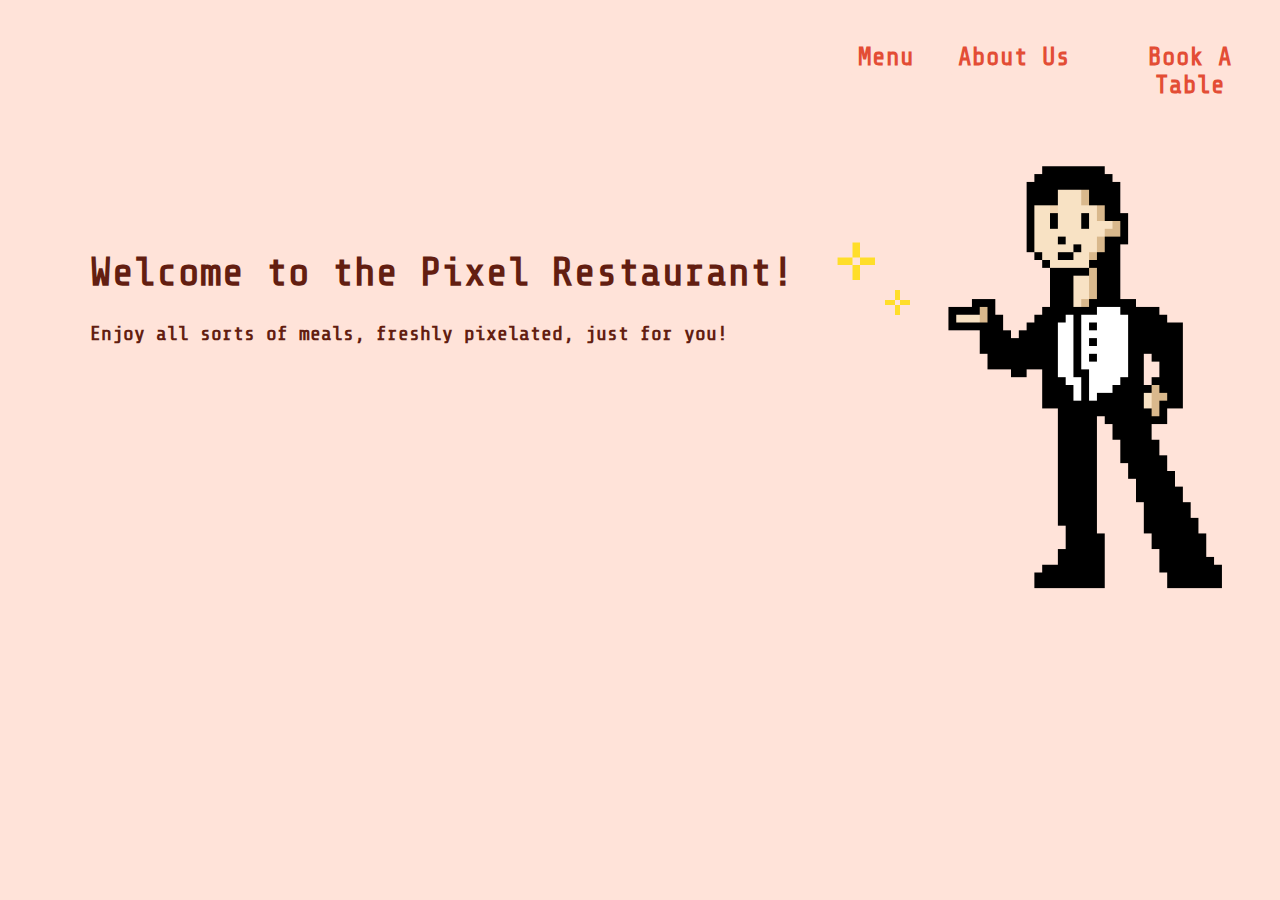
<file: index.html>
<!DOCTYPE html>
<html lang="en">
  <head>
    <meta charset="UTF-8" />
    <meta http-equiv="X-UA-Compatible" content="IE=edge" />
    <meta name="viewport" content="width=device-width, initial-scale=1.0" />
    <link rel="stylesheet" href="index.css" />
    <title>Pixel Restaurant</title>
    <link rel="preconnect" href="https://fonts.googleapis.com" />
    <link rel="preconnect" href="https://fonts.gstatic.com" crossorigin />
    <link
      href="https://fonts.googleapis.com/css2?family=Share+Tech+Mono&display=swap"
      rel="stylesheet"
    />
  </head>
  <body>
    <div id="mainPage">
      <div id="welcome">
        <h1>Welcome to the Pixel Restaurant!</h1>
        <p>Enjoy all sorts of meals, freshly pixelated, just for you!</p>
      </div>
      <div id="navigation">
        <a href="menu.html"> <button id="menu" class="nav-btn">Menu</button></a>
        <a href="about.html">
          <button id="about" class="nav-btn">About Us</button></a
        >
        <a href="book.html">
          <button id="book" class="nav-btn">Book A Table</button>
        </a>
      </div>
      <img id="sparkle" src="sparkle.png" width="60px" />
      <img id="sparkle2" src="sparkle.png" width="40px" />
      <img id="main-image" src="me.png" width="500px;" />
    </div>
  </body>
</html>
</file>
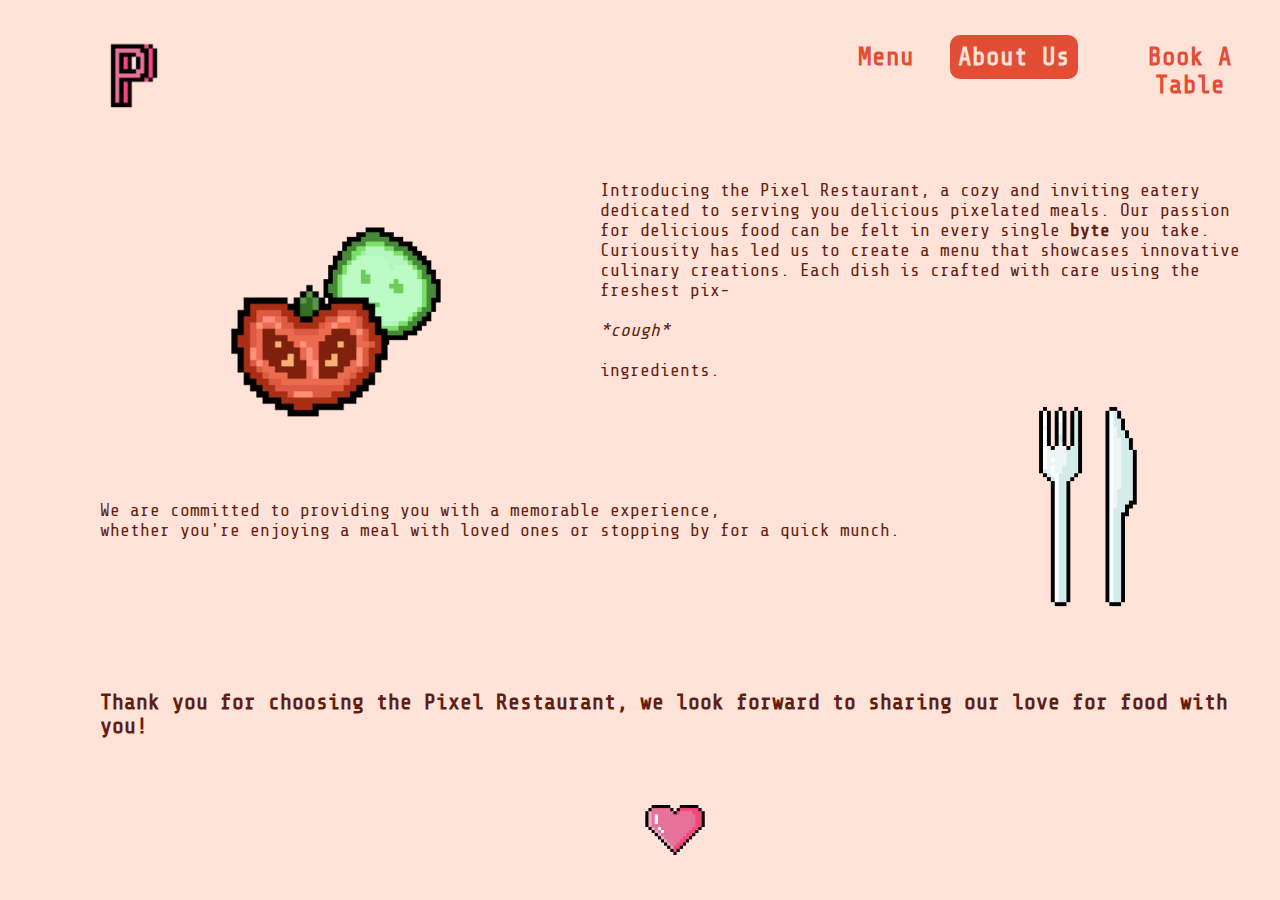
<file: about.html>
<!DOCTYPE html>
<html lang="en">
  <head>
    <meta charset="UTF-8" />
    <meta http-equiv="X-UA-Compatible" content="IE=edge" />
    <meta name="viewport" content="width=device-width, initial-scale=1.0" />
    <link rel="stylesheet" href="about.css" />
    <title>Pixel Restaurant</title>
    <link rel="preconnect" href="https://fonts.googleapis.com" />
    <link rel="preconnect" href="https://fonts.gstatic.com" crossorigin />
    <link
      href="https://fonts.googleapis.com/css2?family=Share+Tech+Mono&display=swap"
      rel="stylesheet"
    />
  </head>
  <body>  
    <div id="mainPage">
      <a href="index.html">
        <button id="logo" ><img src="logo.png" width="100px"></button>
       </a>
      <div id="navigation">
        <a
          href="menu.html"
        >
          <button id="menu" class="nav-btn">Menu</button></a
        >
        <a
          href="about.html"
        >
          <button id="about" class="nav-btn">About Us</button></a
        >
        <a
          href="book.html"
        >
          <button id="book" class="nav-btn">Book A Table</button>
        </a>
      </div>
      <p id="p1">
        Introducing the Pixel Restaurant, a cozy and inviting eatery <br>dedicated
        to serving you delicious pixelated meals. 
        Our passion <br>for delicious food can be felt in every single <b>byte</b> you
        take. <br>Curiousity has led us to create a menu
        that showcases innovative <br> culinary creations. Each dish is crafted with
        care using the freshest pix- <br /><br><i>*cough*</i> <br><br />ingredients. 
        <p id="p2">We are committed to providing you with a memorable experience, <br> whether you're
          enjoying a meal with 
          loved ones or stopping by for a quick munch.<br />
        </p>
       <p id="p3">
        <b>Thank you for choosing the Pixel Restaurant, we look forward to sharing
          our love for food with you!</b>
       </p> 
      </p>
      <div id="cucumber"> <img src="cucumber.png" width="300px"></div>
      <div id="tomato"> <img src="tomatop.png" width="400px"></div>
     <div id="utensils"> <img src="utensils.png" width="250px" ></div> 
      <img id="heart" src="guli.png"  width="100px" >
    </div>
  </body>
</html>
</file>
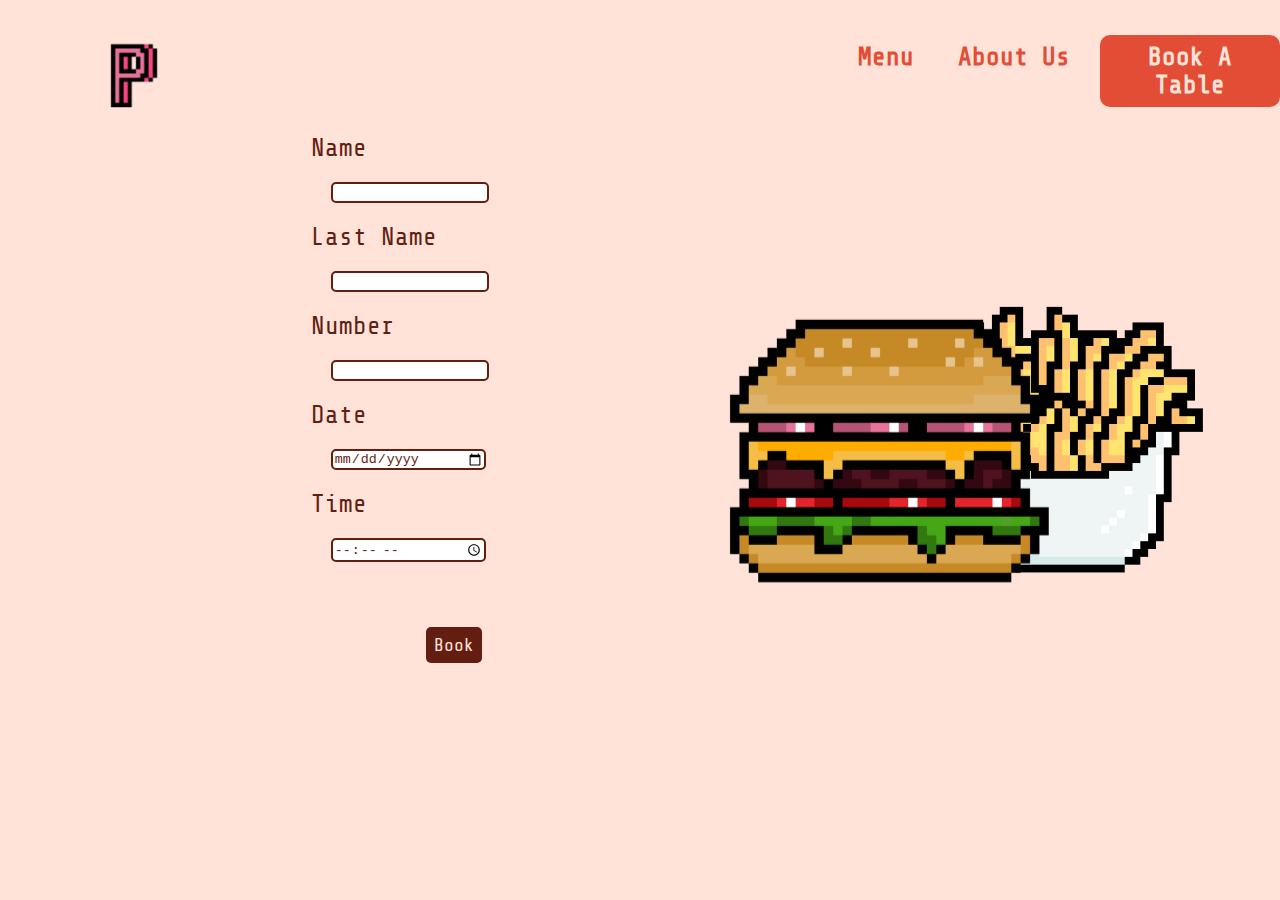
<file: book.html>
<!DOCTYPE html>
<html lang="en">
  <head>
    <meta charset="UTF-8" />
    <meta http-equiv="X-UA-Compatible" content="IE=edge" />
    <meta name="viewport" content="width=device-width, initial-scale=1.0" />
    <link rel="stylesheet" href="book.css" />
    <title>Pixel Restaurant</title>
    <link rel="preconnect" href="https://fonts.googleapis.com" />
    <link rel="preconnect" href="https://fonts.gstatic.com" crossorigin />
    <link
      href="https://fonts.googleapis.com/css2?family=Share+Tech+Mono&display=swap"
      rel="stylesheet"
    />
  </head>
  <body>
    <div id="mainPage">
      <a href="index.html">
        <button id="logo" ><img src="logo.png" width="100px"></button>
       </a>
      <div id="navigation">
        <a
          href="menu.html"
        >
          <button id="menu" class="nav-btn">Menu</button></a
        >
        <a
          href="about.html"
        >
          <button id="about" class="nav-btn">About Us</button></a
        >
        <a
          href="book.html"
        >
          <button id="book" class="nav-btn">Book A Table</button>
        </a>
      </div>
    <form id="book-form">
      <fieldset>
        <ul>
          <li>
            <label for="name">Name</label>
            <input type="text" id="customerName">
          </li>
          <li> 
            <label for="last-name">Last Name</label>
            <input type="text" id="customerLastname">
          </li>
          <li>
            <label for="number">Number</label>
            <input type="text" id="customerNumber">
          </li>
          <li>
            <label for="date">Date</label>
            <input type="date" id="customerDate">
          </li>
          <li>
            <label for="time">Time</label>
            <input type="time" id="customerTime">
          </li>
          <li>
            <button type = "button" id="submit">Book</button>
          </li>
        </ul>
      </fieldset>
    </form>
    <div id="popup"></div>
    <img id="fries-book" src="fries.png" width="500px">
    <img id="burger-book" src="burgir.png" width="600px">
  </body>
  <script src="book.js"></script>
</html>
</file>
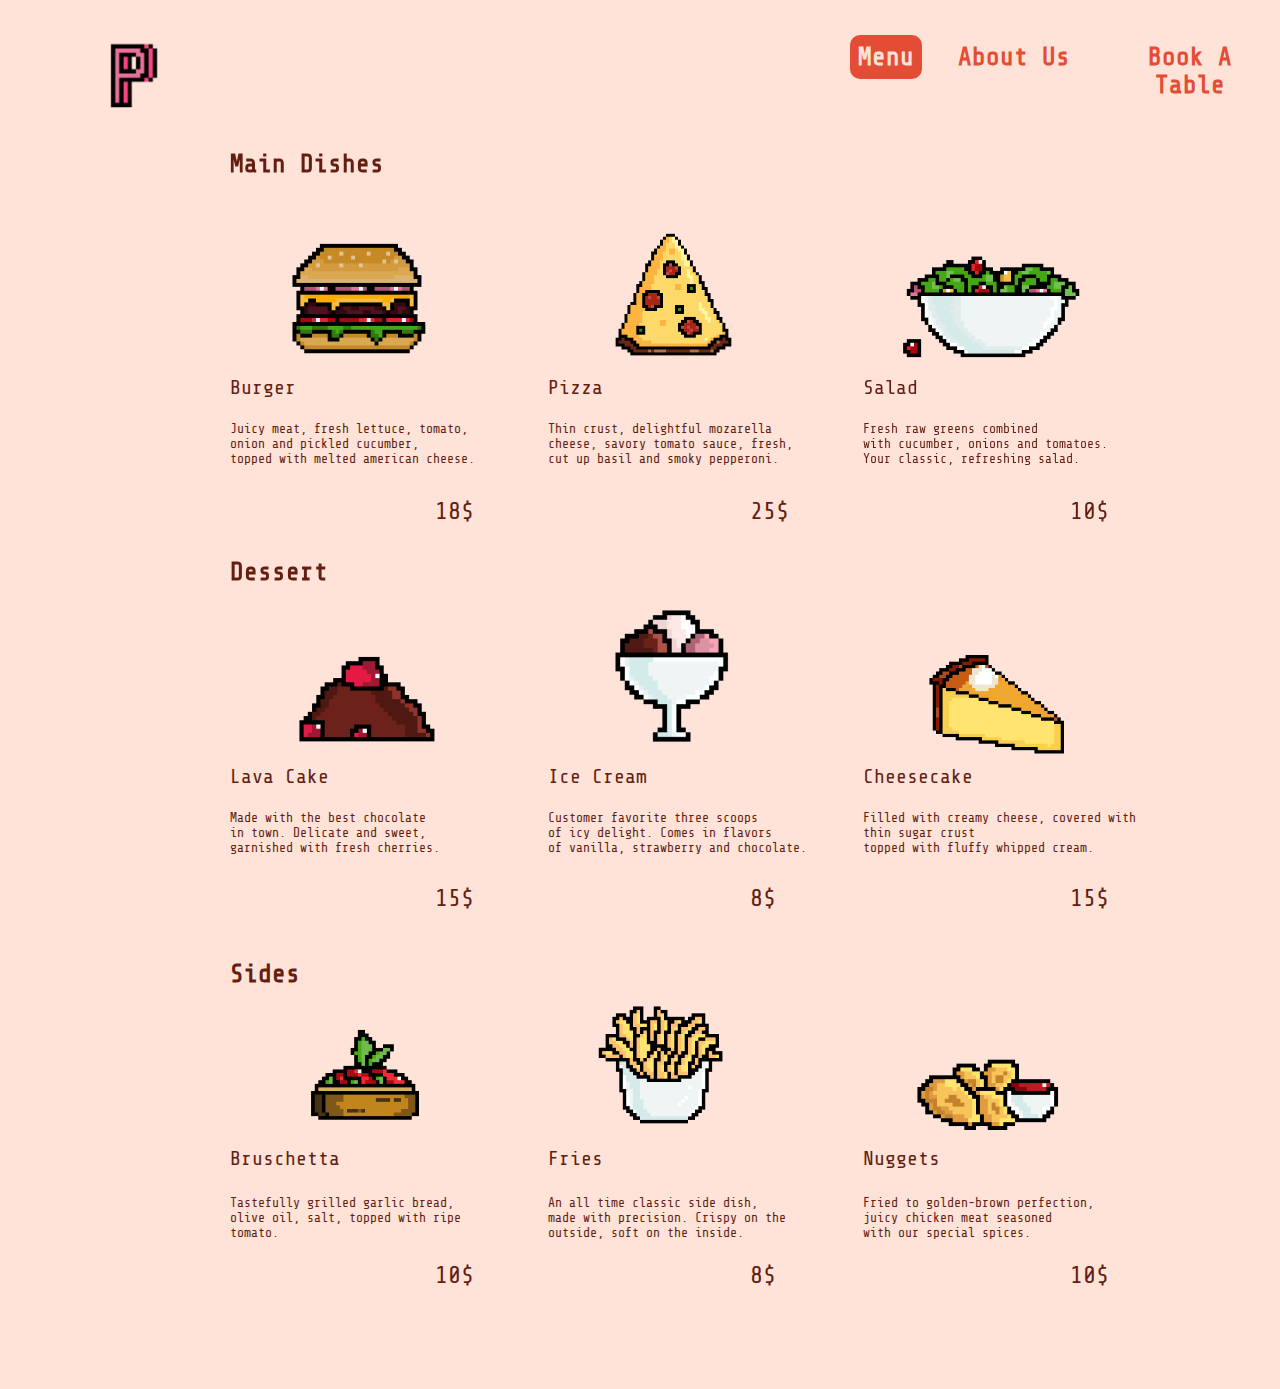
<file: menu.html>
<!DOCTYPE html>
<html lang="en">
  <head>
    <meta charset="UTF-8" />
    <meta http-equiv="X-UA-Compatible" content="IE=edge" />
    <meta name="viewport" content="width=device-width, initial-scale=1.0" />
    <link rel="stylesheet" href="menu.css" />
    <title>Pixel Restaurant</title>
    <link rel="preconnect" href="https://fonts.googleapis.com" />
    <link rel="preconnect" href="https://fonts.gstatic.com" crossorigin />
    <link
      href="https://fonts.googleapis.com/css2?family=Share+Tech+Mono&display=swap"
      rel="stylesheet"
    />
  </head>
  <body>
    <div id="mainPage">
      <a href="index.html">
        <button id="logo" ><img src="logo.png" width="100px"></button>
       </a>
      <div id="navigation">
        <a
          href="menu.html"
        >
          <button id="menu" class="nav-btn">Menu</button></a
        >
        <a
          href="about.html"
        >
          <button id="about" class="nav-btn">About Us</button></a
        >
        <a
          href="book.html?"
        >
          <button id="book" class="nav-btn">Book A Table</button>
        </a>
      </div>
      <div id="menu-main">
        <p id="main">Main Dishes</p>
        </p>
        <img id="burger" src="burgir.png" width="250px" />
        <p id="burger-name">Burger</p>
        <p id="burger-text">
          Juicy meat, fresh lettuce, tomato, <br> onion and pickled cucumber,
          <br />
          topped with melted american cheese.
          </p>
          <p id="burger-price">18$</p>
        <img id="pizza" src="pizza.png" width="190px" />
        <p id="pizza-name">Pizza</p>
        <p id="pizza-text">
          Thin crust, delightful mozarella <br> cheese, 
          savory tomato sauce, fresh, <br> cut up basil and smoky pepperoni.
        </p>
        <p id="pizza-price">25$</p>
        <img id="salad" src="salad.png" width="230px" />
        <p id="salad-name">Salad</p>
        <p id="salad-text">Fresh raw greens combined <br> with cucumber, onions and tomatoes. <br> Your classic, refreshing salad. </p>
        <p id="salad-price">10$</p>
      </div>
      <div id="menu-dessert">
        <p id="dessert">Dessert</p>
        <img id="lavacake" src="lavacake.png" width="270px" />
        <p id="cake-name">Lava Cake</p>
        <p id="cake-text">
          Made with the best chocolate <br> in town. 
          Delicate and sweet, <br> garnished with fresh cherries.
        </p>
        <p id="cake-price">15$</p>
        <img id="icecream" src="icecream.png" width="300px" />
        <p id="cream-name">Ice Cream</p>
        <p id="cream-text">Customer favorite three scoops <br> 
        of icy delight. Comes in flavors <br> of vanilla,
      strawberry and chocolate.</p>
      <p id="cream-price">8$</p>
        <img id="cheesecake" src="cheesecake.png" width="210px" />
        <p id="cheesecake-name">Cheesecake</p>
        <p id="cheesecake-text">Filled with creamy cheese, covered with <br>thin sugar crust <br>topped with fluffy whipped cream. </p>
        <p id="cheesecake-price">15$</p>
      </div>
      <div id="menu-sides">
        <p id="sides">Sides</p>
        <img id="bruschetta" src="bruschetta.png" width="230px" />
        <p id="bruschetta-name">Bruschetta</p>
        <p id="bruschetta-text">
          Tastefully grilled garlic bread, <br>
          olive oil, salt, topped with ripe <br>
          tomato.
        </p>
        <p id="bruschetta-price">10$</p>
        <img id="fries" src="fries.png" width="220px" />
        <p id="fries-name">Fries</p>
        <p id="fries-text">An all time classic side dish, <br>
        made with precision. Crispy on the <br>outside,
      soft on the inside.</p>
              <p id="fries-price">8$</p>
        <img id="nuggets" src="nuggets.png" width="250px" />
        <p id="nuggets-name">Nuggets</p>
        <p id="nuggets-text">Fried to golden-brown perfection,<br>juicy chicken meat seasoned <br>with our special spices. </p>
                      <p id="nuggets-price">10$</p>
      </div>
    </div>
  </body>
</html>
</file>
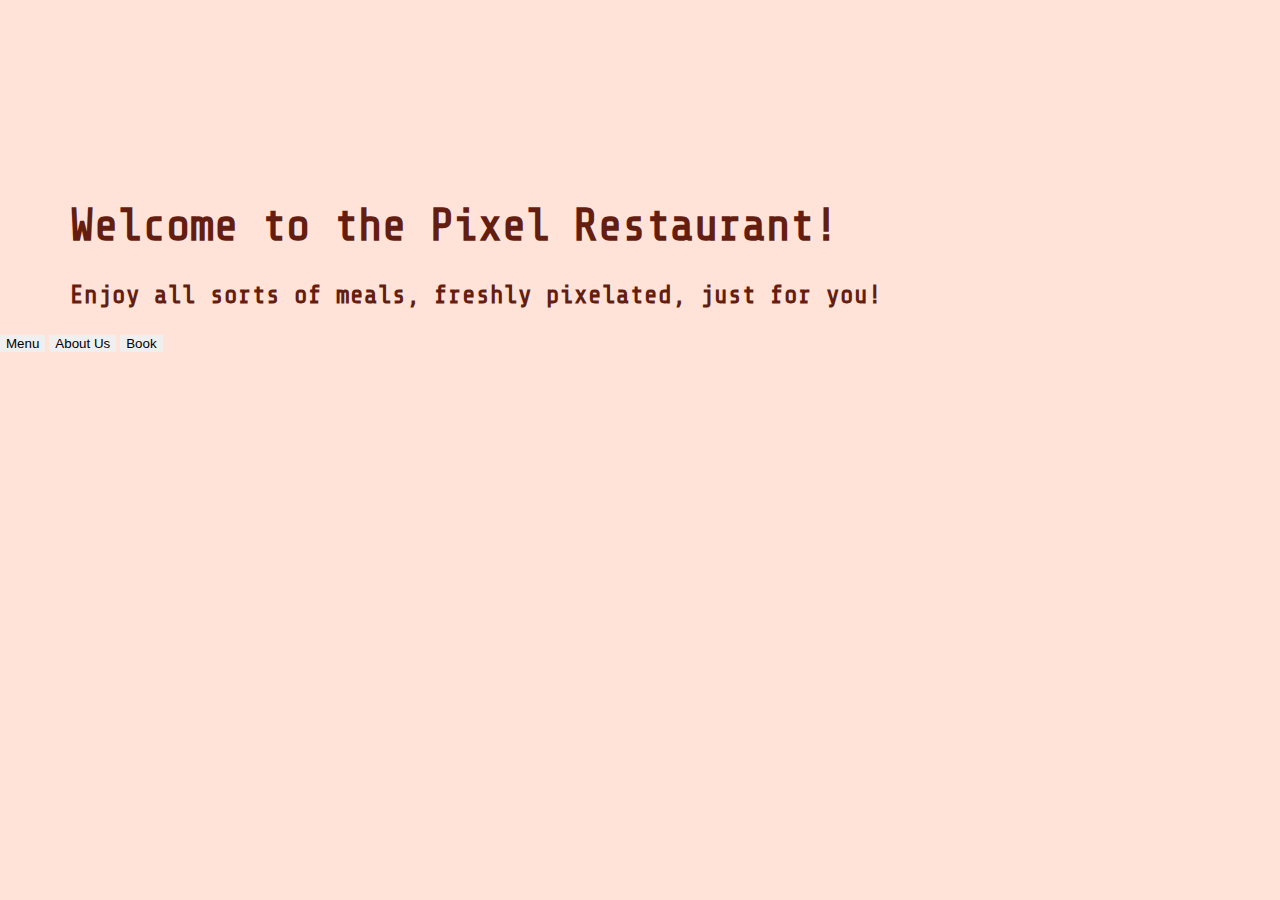
<file: restaurant.html>
<!DOCTYPE html>
<html lang="en">
  <head>
    <meta charset="UTF-8" />
    <meta http-equiv="X-UA-Compatible" content="IE=edge" />
    <meta name="viewport" content="width=device-width, initial-scale=1.0" />
    <link rel="stylesheet" href="restaurant.css" />
    <title>Pixel Restaurant</title>
    <link rel="preconnect" href="https://fonts.googleapis.com" />
    <link rel="preconnect" href="https://fonts.gstatic.com" crossorigin />
    <link
      href="https://fonts.googleapis.com/css2?family=Share+Tech+Mono&display=swap"
      rel="stylesheet"
    />
  </head>
  <body>
    <div id="mainPage">
      <div id="welcome">
        <h1>Welcome to the Pixel Restaurant!</h1>
        <p>Enjoy all sorts of meals, freshly pixelated, just for you!</p>
      </div>
      <div id="navigation">
        <button id="menu" class="nav-btn">Menu</button>
        <button id="about" class="nav-btn">About Us</button>
        <button id="book" class="nav-btn">Book</button>
      </div>
    </div>
  </body>
</html>
</file>
<file: index.css>
body {
  margin-top: 0px;
  margin-left: 0px;
}

#mainPage {
  background-color: #ffe3d9;
  position: absolute;
  height: 100%;
  width: 100%;
}

#welcome {
  color: #631e11;
  font-family: "Share Tech Mono", monospace;
  font-weight: bold;
  margin-left: 90px;
  margin-top: 250px;
}

h1 {
  font-size: 40px;
}

p {
  font-size: 20px;
}

#navigation {
  margin-top: -330px;
}

.nav-btn {
  border: none;
  position: fixed;
  font-size: 25px;
  font-family: "Share Tech Mono", monospace;
  font-weight: bolder;
  background-color: #ffe3d9;
  color: #e34d35;
  border-radius: 10px;
  padding: 8px;
}

.nav-btn:hover {
  cursor: pointer;
  background-color: #e34d35;
  color: #ffe3d9;
}

#menu {
  margin-left: 850px;
}

#about {
  margin-left: 950px;
}

#book {
  margin-left: 1100px;
}

#main-image {
  margin-left: 800px;
  margin-top: 100px;
  position: absolute;
}

#sparkle {
  margin-left: 830px;
  margin-top: 200px;
  position: absolute;
  animation-name: sparkleOne;
  animation-duration: 0.5s;
  animation-iteration-count: infinite;
  animation-direction: alternate;
}

#sparkle2 {
  margin-left: 880px;
  margin-top: 250px;
  position: absolute;
  animation-name: sparkleTwo;
  animation-duration: 0.5s;
  animation-iteration-count: infinite;
  animation-direction: alternate;
}

@keyframes sparkleOne {
  from {
    margin-top: 200px;
  }

  to {
    margin-top: 210px;
  }
}

@keyframes sparkleTwo {
  from {
    margin-top: 260px;
  }

  to {
    margin-top: 250px;
  }
}
</file>
<file: about.css>
body {
  margin-top: 0px;
  margin-left: 0px;
  background-color: #ffe3d9;
}

#mainPage {
  background-color: #ffe3d9;
  position: absolute;
  height: 100%;
  width: 100%;
}

#navigation {
  margin-top: 35px;
}

.nav-btn {
  border: none;
  position: fixed;
  font-size: 25px;
  font-family: "Share Tech Mono", monospace;
  font-weight: bolder;
  background-color: #ffe3d9;
  color: #e34d35;
  border-radius: 10px;
  padding: 8px;
}

.nav-btn:hover {
  cursor: pointer;
  background-color: #e34d35;
  color: #ffe3d9;
}

#menu {
  margin-left: 850px;
}

#about {
  margin-left: 950px;
  background-color: #e34d35;
  color: #ffe3d9;
}

#book {
  margin-left: 1100px;
}

p {
  font-family: "Share Tech Mono", monospace;
  color: #631e11;
  font-size: 18px;
}

#p1 {
  margin-left: 600px;
  margin-top: 180px;
  animation-name: slideOne;
  animation-duration: 1.5s;
}

@keyframes slideOne {
  from {
    margin-top: 100%;
  }

  to {
    margin-top: 180px;
  }
}

#p2 {
  margin-left: 100px;
  margin-top: 120px;
  animation-name: slideTwo;
  animation-duration: 1.5s;
}

@keyframes slideTwo {
  from {
    margin-top: 100%;
  }

  to {
    margin-top: 120px;
  }
}

#p3 {
  margin-left: 100px;
  margin-top: 150px;
  padding-bottom: 150px;
  font-size: 22px;
}

@keyframes bounce {
  from {
    margin-top: -540px;
  }

  to {
    margin-top: -520px;
  }
}

#heart {
  margin-top: -130px;
  margin-left: 625px;
  position: absolute;
}

#logo {
  background-color: transparent;
  border: none;
  margin-top: 35px;
  margin-left: 80px;
  position: fixed;
}

#logo:hover {
  cursor: pointer;
}

#utensils {
  margin-top: -550px;
  margin-left: 1000px;
  position: absolute;
  animation-name: bounce;
  animation-iteration-count: infinite;
  animation-duration: 0.8s;
  animation-direction: alternate;
}

#cucumber {
  margin-top: -720px;
  margin-left: 300px;
  position: absolute;
  animation-name: bounceCucumber;
  animation-iteration-count: infinite;
  animation-duration: 0.8s;
  animation-direction: alternate;
}

#tomato {
  margin-top: -700px;
  margin-left: 200px;
  position: absolute;
  animation-name: bounceCucumber;
  animation-iteration-count: infinite;
  animation-delay: 0.8s;
  animation-duration: 0.8s;
  animation-direction: alternate;
}

@keyframes bounceTomato {
  from {
    margin-top: -720px;
  }

  to {
    margin-top: -700;
  }
}

@keyframes bounceCucumber {
  from {
    margin-top: -740px;
  }

  to {
    margin-top: -720px;
  }
}
</file>
<file: book.css>
body {
  margin-top: 0px;
  margin-left: 0px;
  background-color: #ffe3d9;
}

#mainPage {
  background-color: #ffe3d9;
  position: absolute;
  height: 100%;
  width: 100%;
}

#navigation {
  margin-top: 35px;
}

.nav-btn {
  border: none;
  position: fixed;
  font-size: 25px;
  font-family: "Share Tech Mono", monospace;
  font-weight: bolder;
  color: #e34d35;
  border-radius: 10px;
  padding: 8px;
  background-color: #ffe3d9;
}

.nav-btn:hover {
  cursor: pointer;
  background-color: #e34d35;
  color: #ffe3d9;
}

#menu {
  margin-left: 850px;
}

#about {
  margin-left: 950px;
}

#book {
  margin-left: 1100px;
  background-color: #e34d35;
  color: #ffe3d9;
}

#book-form {
  margin-top: 100px;
  margin-left: 250px;
  margin-right: 800px;
  animation-name: slideForm;
  animation-duration: 2s;
  animation-iteration-count: 1;
}

fieldset {
  border: none;
  font-family: "Share Tech Mono", monospace;
  color: #631e11;
  font-size: 25px;
  background-color: #ffe3d9;
}

legend {
  font-weight: bolder;
}

ul {
  list-style-type: none;
}

input {
  display: grid;
  border-radius: 5px;
  border: solid;
  border-width: 2px;
  margin: 20px;
  color: #631e11;
  width: 150px;
}

#submit {
  background-color: #631e11;
  color: #ffe3d9;
  margin-top: 45px;
  font-family: "Share Tech Mono", monospace;
  font-size: 18px;
  padding: 8px;
  border-radius: 5px;
  border: none;
  margin-left: 115px;
}

#submit:hover {
  cursor: pointer;
  background-color: #e34d35;
}

#burger-book {
  position: absolute;
  margin-left: 580px;
  margin-top: -600px;
  animation-name: slideBurger;
  animation-duration: 1.5s;
  animation-iteration-count: 1;
}

#fries-book {
  position: absolute;
  margin-left: 820px;
  margin-top: -530px;
  animation-name: slideFries;
  animation-duration: 1.5s;
  animation-iteration-count: 1;
  padding-bottom: 120px;
}

@keyframes slideForm {
  from {
    margin-left: 100%;
  }

  to {
    margin-right: 800px;
    margin-left: 250px;
  }
}

@keyframes slideBurger {
  from {
    margin-left: 100%;
  }

  to {
    margin-left: 580px;
  }
}

@keyframes slideFries {
  from {
    margin-left: 100%;
  }

  to {
    margin-left: 820px;
  }
}

#logo {
  background-color: transparent;
  border: none;
  margin-top: 35px;
  margin-left: 80px;
  position: fixed;
}

#logo:hover {
  cursor: pointer;
}

#popup {
  background-color: #e34d35;
  margin-left: 400px;
  position: absolute;
  margin-top: -500px;
  font-family: "Share Tech Mono", monospace;
  color: #ffe3d9;
  border-radius: 10px;
  padding-left: 8px;
  padding-right: 8px;
  font-size: 18px;
}

#reload {
  background-color: #e34d35;
  color: #ffe3d9;
  border-radius: 5px;
  border: none;
  font-family: "Share Tech Mono", monospace;
  font-size: 20px;
  margin-bottom: 20px;
  font-weight: bolder;
}

#reload:hover {
  background-color: #ffe3d9;
  color: #e34d35;
  cursor: pointer;
}
</file>
<file: menu.css>
body {
  margin-top: 0px;
  margin-left: 0px;
  background-color: #ffe3d9;
}

#mainPage {
  background-color: #ffe3d9;
  position: absolute;
  height: 100%;
  width: 100%;
}

#navigation {
  margin-top: 35px;
}

.nav-btn {
  border: none;
  position: fixed;
  font-size: 25px;
  font-family: "Share Tech Mono", monospace;
  font-weight: bolder;
  background-color: #ffe3d9;
  color: #e34d35;
  border-radius: 10px;
  padding: 8px;
}

.nav-btn:hover {
  cursor: pointer;
  background-color: #e34d35;
  color: #ffe3d9;
}

#menu {
  margin-left: 850px;
  background-color: #e34d35;
  color: #ffe3d9;
}

#about {
  margin-left: 950px;
}

#book {
  margin-left: 1100px;
}

#main {
  position: relative;
  margin-left: 230px;
  margin-top: 150px;
  margin-bottom: -110px;
  font-family: "Share Tech Mono", monospace;
  font-size: 25px;
  color: #631e11;
  font-weight: bold;
}

#dessert {
  position: relative;
  margin-left: 230px;
  margin-top: 150px;
  margin-bottom: -80px;
  font-family: "Share Tech Mono", monospace;
  font-size: 25px;
  color: #631e11;
  font-weight: bold;
}

#sides {
  position: relative;
  margin-left: 230px;
  margin-top: 125px;
  margin-bottom: -50px;
  font-family: "Share Tech Mono", monospace;
  font-size: 25px;
  color: #631e11;
  font-weight: bold;
}

#burger {
  margin-left: 230px;
  margin-top: 70px;
}

#burger-name {
  position: absolute;
  margin-left: 230px;
  margin-top: -32px;
  font-family: "Share Tech Mono", monospace;
  font-size: 20px;
  color: #631e11;
}

#burger-text {
  font-family: "Share Tech Mono", monospace;
  font-size: 13px;
  color: #631e11;
  margin-left: 230px;
  position: absolute;
}

#burger-price {
  font-family: "Share Tech Mono", monospace;
  font-size: 24px;
  color: #631e11;
  margin-left: 435px;
  position: absolute;
  margin-top: 90px;
}

#pizza {
  margin-left: 90px;
  margin-bottom: 10px;
  animation-name: pizzaJump;
  animation-duration: 0.7s;
  animation-direction: alternate;
  animation-iteration-count: infinite;
  animation-timing-function: linear;
}

@keyframes pizzaJump {
  from {
    margin-bottom: 10px;
  }

  to {
    margin-bottom: 20px;
  }
}

#pizza-name {
  position: absolute;
  margin-left: 548px;
  margin-top: -32px;
  font-family: "Share Tech Mono", monospace;
  font-size: 20px;
  color: #631e11;
}

#pizza-text {
  font-family: "Share Tech Mono", monospace;
  font-size: 13px;
  color: #631e11;
  margin-left: 548px;
  position: absolute;
}

#pizza-price {
  font-family: "Share Tech Mono", monospace;
  font-size: 24px;
  color: #631e11;
  margin-left: 750px;
  position: absolute;
  margin-top: 90px;
}

#salad {
  margin-left: 110px;
  margin-top: 50px;
  margin-bottom: -25px;
}

#salad-name {
  position: absolute;
  margin-left: 863px;
  margin-top: -32px;
  font-family: "Share Tech Mono", monospace;
  font-size: 20px;
  color: #631e11;
}

#salad-text {
  font-family: "Share Tech Mono", monospace;
  font-size: 13px;
  color: #631e11;
  margin-left: 863px;
  position: absolute;
}

#salad-price {
  font-family: "Share Tech Mono", monospace;
  font-size: 24px;
  color: #631e11;
  margin-left: 1070px;
  position: absolute;
  margin-top: 90px;
}

#lavacake {
  margin-left: 215px;
  margin-top: 40px;
  margin-bottom: -20px;
  animation-name: cakeJump;
  animation-duration: 0.7s;
  animation-direction: alternate;
  animation-iteration-count: infinite;
  animation-timing-function: ease-in-out;
}

@keyframes cakeJump {
  from {
    margin-bottom: -30px;
  }

  to {
    margin-bottom: -20px;
  }
}

#cake-name {
  position: absolute;
  margin-left: 230px;
  margin-top: -70px;
  font-family: "Share Tech Mono", monospace;
  font-size: 20px;
  color: #631e11;
}

#cake-text {
  font-family: "Share Tech Mono", monospace;
  font-size: 13px;
  color: #631e11;
  margin-left: 230px;
  position: absolute;
  margin-top: -25px;
}

#cake-price {
  font-family: "Share Tech Mono", monospace;
  font-size: 24px;
  color: #631e11;
  margin-left: 435px;
  position: absolute;
  margin-top: 50px;
}

#icecream {
  margin-left: 28px;
  margin-top: 20px;
  margin-bottom: 5px;
}

#cream-name {
  position: absolute;
  margin-left: 548px;
  margin-top: -70px;
  font-family: "Share Tech Mono", monospace;
  font-size: 20px;
  color: #631e11;
}

#cream-text {
  font-family: "Share Tech Mono", monospace;
  font-size: 13px;
  color: #631e11;
  margin-left: 548px;
  position: absolute;
  margin-top: -25px;
}

#cream-price {
  font-family: "Share Tech Mono", monospace;
  font-size: 24px;
  color: #631e11;
  margin-left: 750px;
  position: absolute;
  margin-top: 50px;
}

#cheesecake {
  margin-left: 92px;
  margin-bottom: 25px;
  animation-name: cheesecakeJump;
  animation-duration: 0.7s;
  animation-direction: alternate;
  animation-iteration-count: infinite;
  animation-timing-function: ease-in-out;
}

@keyframes cheesecakeJump {
  from {
    margin-bottom: 25px;
  }

  to {
    margin-bottom: 35px;
  }
}

#cheesecake-name {
  position: absolute;
  margin-left: 863px;
  margin-top: -70px;
  font-family: "Share Tech Mono", monospace;
  font-size: 20px;
  color: #631e11;
}

#cheesecake-text {
  font-family: "Share Tech Mono", monospace;
  font-size: 13px;
  color: #631e11;
  margin-left: 863px;
  position: absolute;
  margin-top: -25px;
}

#cheesecake-price {
  font-family: "Share Tech Mono", monospace;
  font-size: 24px;
  color: #631e11;
  margin-left: 1070px;
  position: absolute;
  margin-top: 50px;
}

#bruschetta {
  margin-left: 250px;
  margin-top: 20px;
}

#bruschetta-name {
  position: absolute;
  margin-left: 230px;
  margin-top: -45px;
  font-family: "Share Tech Mono", monospace;
  font-size: 20px;
  color: #631e11;
}

#bruschetta-text {
  font-family: "Share Tech Mono", monospace;
  font-size: 13px;
  color: #631e11;
  margin-left: 230px;
  position: absolute;
  margin-top: 3px;
}

#bruschetta-price {
  font-family: "Share Tech Mono", monospace;
  font-size: 24px;
  color: #631e11;
  margin-left: 435px;
  position: absolute;
  margin-top: 70px;
}

#fries {
  margin-left: 70px;
  margin-bottom: 20px;
  animation-name: friesJump;
  animation-duration: 0.7s;
  animation-direction: alternate;
  animation-iteration-count: infinite;
  animation-timing-function: linear;
}

@keyframes friesJump {
  from {
    margin-bottom: 20 px;
  }

  to {
    margin-bottom: 30px;
  }
}

#fries-name {
  position: absolute;
  margin-left: 548px;
  margin-top: -45px;
  font-family: "Share Tech Mono", monospace;
  font-size: 20px;
  color: #631e11;
}

#fries-text {
  font-family: "Share Tech Mono", monospace;
  font-size: 13px;
  color: #631e11;
  margin-left: 548px;
  position: absolute;
  margin-top: 3px;
}

#fries-price {
  font-family: "Share Tech Mono", monospace;
  font-size: 24px;
  color: #631e11;
  margin-left: 750px;
  position: absolute;
  margin-top: 70px;
}

#nuggets {
  margin-left: 73px;
  margin-bottom: -24px;
  animation-name: nuggetsJump;
}

#nuggets-name {
  position: absolute;
  margin-left: 863px;
  margin-top: -45px;
  font-family: "Share Tech Mono", monospace;
  font-size: 20px;
  color: #631e11;
}

#nuggets-text {
  font-family: "Share Tech Mono", monospace;
  font-size: 13px;
  color: #631e11;
  margin-left: 863px;
  position: absolute;
  margin-top: 3px;
}

#nuggets-price {
  font-family: "Share Tech Mono", monospace;
  font-size: 24px;
  color: #631e11;
  margin-left: 1070px;
  position: absolute;
  margin-top: 70px;
  padding-bottom: 100px;
}

#logo {
  background-color: transparent;
  border: none;
  margin-top: 35px;
  margin-left: 80px;
  position: fixed;
}

#logo:hover {
  cursor: pointer;
}

#menu-main {
  animation-name: slideIn;
  animation-iteration-count: 1;
  animation-duration: 1.5s;
}

#menu-dessert {
  animation-name: slideIn;
  animation-iteration-count: 1;
  animation-duration: 1.5s;
}

#menu-sides {
  animation-name: slideIn;
  animation-iteration-count: 1;
  animation-duration: 1.5s;
}

@keyframes slideIn {
  from {
    margin-top: 100%;
  }

  to {
    margin-top: 0%;
  }
}
</file>
<file: restaurant.css>
body{
  margin-top: 0px;
  margin-left: 0px;
}

#mainPage {
  background-color: #ffe3d9;
  position: absolute;
  height: 100%;
  width: 100%;
}

#welcome {
  /* font-size: 45px; */
  color: #631e11;
  font-family: "Share Tech Mono", monospace;
  font-weight: bold;
  margin-left: 70px;
  margin-top: 200px;
}

h1{
  font-size: 45px;
}

p{
  font-size: 25px;
}

.nav-btn {
  border: none;
}

.nav-btn:hover {
  cursor: pointer;
}
/* scroll 
/* 1. skeleton  
/* 2. visuals
/* 3. functionality
</file>
